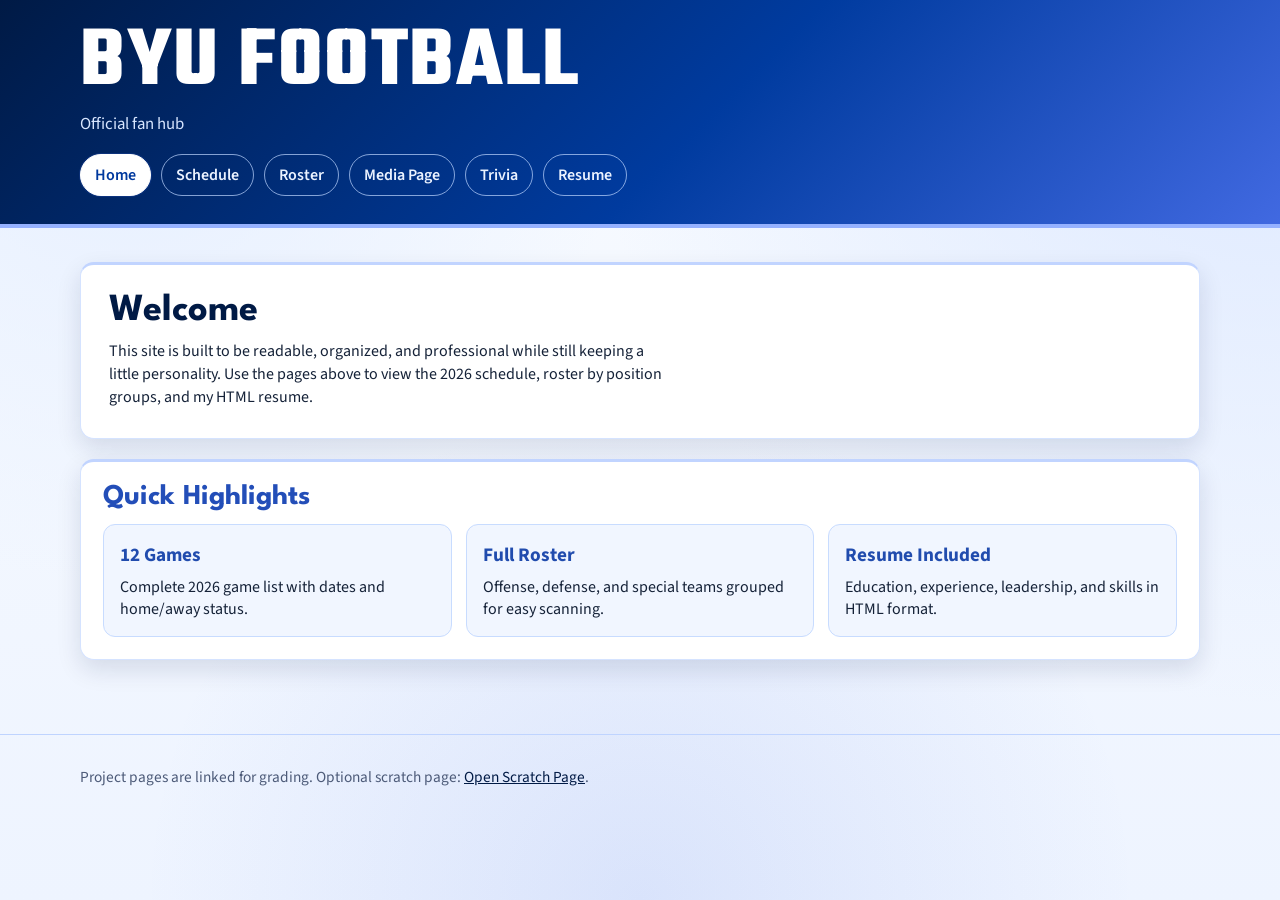
<file: index.html>
<!DOCTYPE html>
<html lang="en">
<head>
  <meta charset="UTF-8">
  <meta name="viewport" content="width=device-width, initial-scale=1.0">
  <title>BYU Football | Home</title>
  <link rel="stylesheet" href="styles.css">
</head>
<body class="site-body">
  <header class="site-header">
    <div class="page-wrap">
      <h1 class="brand brand-pop">BYU Football</h1>
      <p class="tagline">Official fan hub</p>
      <nav class="top-nav" aria-label="Main navigation">
        <a href="index.html" class="active">Home</a>
        <a href="schedule.html">Schedule</a>
        <a href="roster.html">Roster</a>
        <a href="scratch.html">Media Page</a>
        <a href="app.html">Trivia</a>
        <a href="resume.html">Resume</a>
      </nav>
    </div>
  </header>

  <main>
    <div class="page-wrap">
      <section class="panel hero">
        <h2>Welcome</h2>
        <p>
          This site is built to be readable, organized, and professional while still keeping a little personality.
          Use the pages above to view the 2026 schedule, roster by position groups, and my HTML resume.
        </p>
      </section>

      <section class="panel">
        <h2 class="section-title">Quick Highlights</h2>
        <div class="grid-3">
          <article class="quick-card">
            <h3>12 Games</h3>
            <p>Complete 2026 game list with dates and home/away status.</p>
          </article>
          <article class="quick-card">
            <h3>Full Roster</h3>
            <p>Offense, defense, and special teams grouped for easy scanning.</p>
          </article>
          <article class="quick-card">
            <h3>Resume Included</h3>
            <p>Education, experience, leadership, and skills in HTML format.</p>
          </article>
        </div>
      </section>
    </div>
  </main>

  <footer class="site-footer">
    <div class="page-wrap">
      <p>Project pages are linked for grading. Optional scratch page: <a href="scratch.html">Open Scratch Page</a>.</p>
    </div>
  </footer>
</body>
</html>
</file>
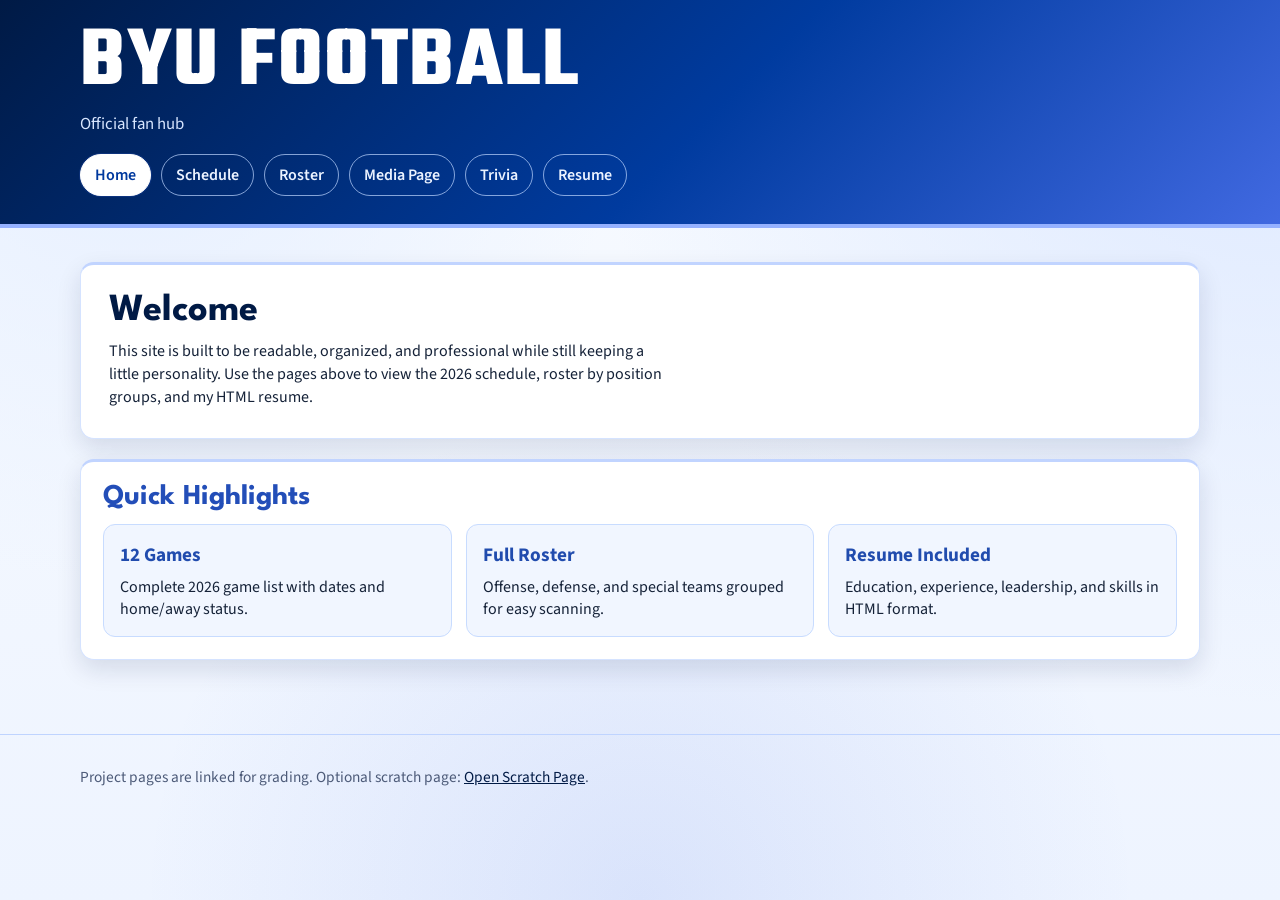
<file: Final Project/index.html>
<!DOCTYPE html>
<html lang="en">
<head>
  <meta charset="UTF-8">
  <meta name="viewport" content="width=device-width, initial-scale=1.0">
  <title>BYU Football | Home</title>
  <link rel="stylesheet" href="styles.css">
</head>
<body class="site-body">
  <header class="site-header">
    <div class="page-wrap">
      <h1 class="brand brand-pop">BYU Football</h1>
      <p class="tagline">Official fan hub</p>
      <nav class="top-nav" aria-label="Main navigation">
        <a href="index.html" class="active">Home</a>
        <a href="schedule.html">Schedule</a>
        <a href="roster.html">Roster</a>
        <a href="scratch.html">Media Page</a>
        <a href="app.html">Trivia</a>
        <a href="resume.html">Resume</a>
      </nav>
    </div>
  </header>

  <main>
    <div class="page-wrap">
      <section class="panel hero">
        <h2>Welcome</h2>
        <p>
          This site is built to be readable, organized, and professional while still keeping a little personality.
          Use the pages above to view the 2026 schedule, roster by position groups, and my HTML resume.
        </p>
      </section>

      <section class="panel">
        <h2 class="section-title">Quick Highlights</h2>
        <div class="grid-3">
          <article class="quick-card">
            <h3>12 Games</h3>
            <p>Complete 2026 game list with dates and home/away status.</p>
          </article>
          <article class="quick-card">
            <h3>Full Roster</h3>
            <p>Offense, defense, and special teams grouped for easy scanning.</p>
          </article>
          <article class="quick-card">
            <h3>Resume Included</h3>
            <p>Education, experience, leadership, and skills in HTML format.</p>
          </article>
        </div>
      </section>
    </div>
  </main>

  <footer class="site-footer">
    <div class="page-wrap">
      <p>Project pages are linked for grading. Optional scratch page: <a href="scratch.html">Open Scratch Page</a>.</p>
    </div>
  </footer>
</body>
</html>
</file>
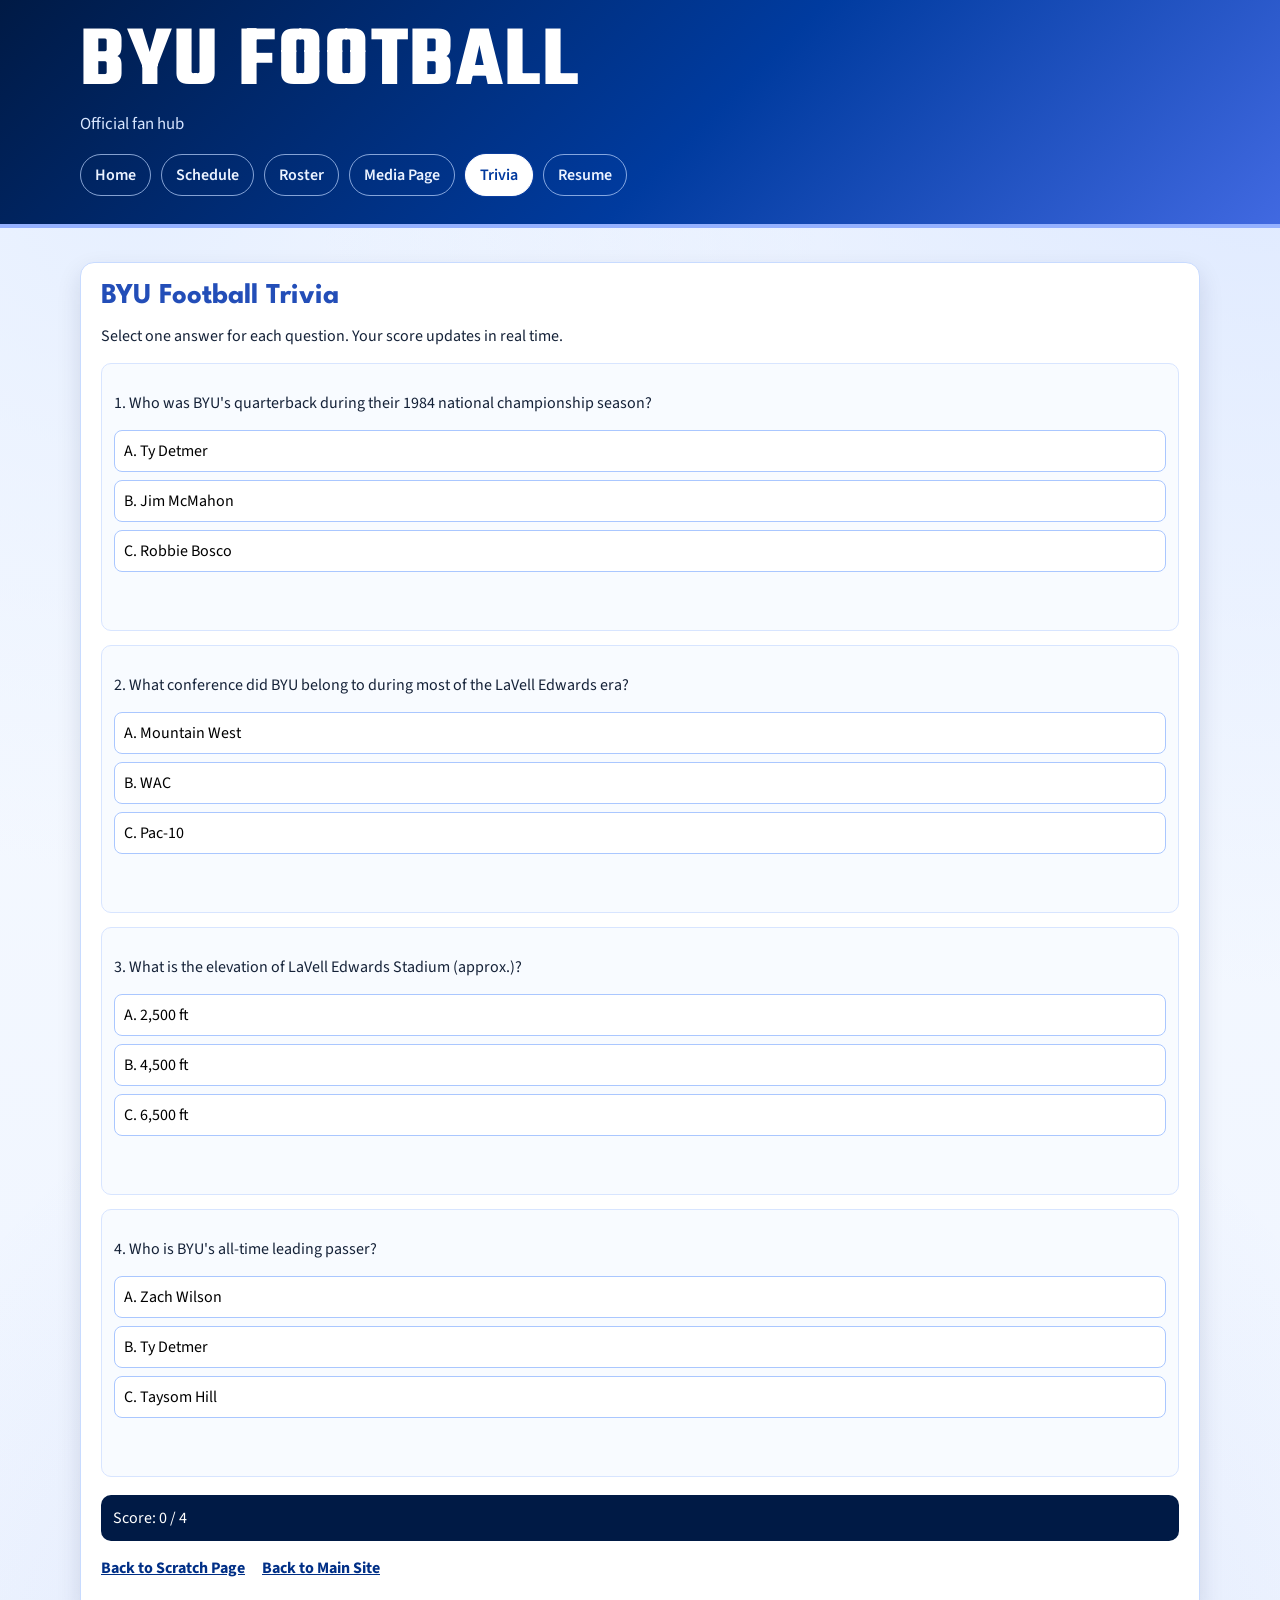
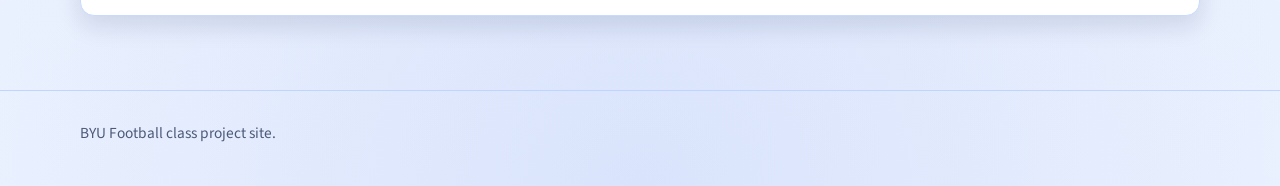
<file: app.html>
<!DOCTYPE html>
<html lang="en">
<head>
  <meta charset="UTF-8">
  <meta name="viewport" content="width=device-width, initial-scale=1.0">
  <title>BYU Football | Trivia App</title>
  <link rel="stylesheet" href="styles.css">
</head>
<body class="site-body">
  <header class="site-header">
    <div class="page-wrap">
      <h1 class="brand brand-pop">BYU Football</h1>
      <p class="tagline">Official fan hub</p>
      <nav class="top-nav" aria-label="Main navigation">
        <a href="index.html">Home</a>
        <a href="schedule.html">Schedule</a>
        <a href="roster.html">Roster</a>
        <a href="scratch.html">Media Page</a>
        <a href="app.html" class="active">Trivia</a>
        <a href="resume.html">Resume</a>
      </nav>
    </div>
  </header>

  <main>
    <div class="page-wrap">
      <section class="panel quiz-card">
        <h2 class="section-title">BYU Football Trivia</h2>
        <p>Select one answer for each question. Your score updates in real time.</p>

        <div class="question" data-answer="C">
          <p>1. Who was BYU's quarterback during their 1984 national championship season?</p>
          <div class="options">
            <button>A. Ty Detmer</button>
            <button>B. Jim McMahon</button>
            <button>C. Robbie Bosco</button>
          </div>
          <p class="feedback"></p>
        </div>

        <div class="question" data-answer="B">
          <p>2. What conference did BYU belong to during most of the LaVell Edwards era?</p>
          <div class="options">
            <button>A. Mountain West</button>
            <button>B. WAC</button>
            <button>C. Pac-10</button>
          </div>
          <p class="feedback"></p>
        </div>

        <div class="question" data-answer="B">
          <p>3. What is the elevation of LaVell Edwards Stadium (approx.)?</p>
          <div class="options">
            <button>A. 2,500 ft</button>
            <button>B. 4,500 ft</button>
            <button>C. 6,500 ft</button>
          </div>
          <p class="feedback"></p>
        </div>

        <div class="question" data-answer="B">
          <p>4. Who is BYU's all-time leading passer?</p>
          <div class="options">
            <button>A. Zach Wilson</button>
            <button>B. Ty Detmer</button>
            <button>C. Taysom Hill</button>
          </div>
          <p class="feedback"></p>
        </div>

        <div class="scoreboard">Score: <span id="score">0</span> / <span id="total">4</span></div>

        <p class="app-links">
          <a href="scratch.html">Back to Scratch Page</a>
          <a href="index.html">Back to Main Site</a>
        </p>
      </section>
    </div>
  </main>

  <footer class="site-footer">
    <div class="page-wrap">
      <p>BYU Football class project site.</p>
    </div>
  </footer>

  <script>
    const questions = document.querySelectorAll('.question');
    const scoreEl = document.getElementById('score');
    const totalEl = document.getElementById('total');
    totalEl.textContent = String(questions.length);

    function updateScore() {
      let score = 0;
      questions.forEach((question) => {
        if (question.dataset.correct === 'true') {
          score += 1;
        }
      });
      scoreEl.textContent = String(score);
    }

    questions.forEach((question) => {
      const correctLetter = question.dataset.answer;
      const buttons = question.querySelectorAll('button');
      const feedback = question.querySelector('.feedback');

      buttons.forEach((button) => {
        button.addEventListener('click', () => {
          const selectedLetter = button.textContent.trim().charAt(0);
          const isCorrect = selectedLetter === correctLetter;

          buttons.forEach((btn) => {
            btn.disabled = true;
            btn.style.opacity = '0.72';
          });

          button.style.opacity = '1';
          button.style.borderColor = isCorrect ? '#168548' : '#b42318';
          button.style.background = isCorrect ? '#e9f9ef' : '#ffeceb';

          question.dataset.correct = isCorrect ? 'true' : 'false';
          feedback.textContent = isCorrect ? 'Correct!' : 'Not quite. Keep going!';
          feedback.style.color = isCorrect ? '#146c3d' : '#9e1c14';

          updateScore();
        });
      });
    });
  </script>
</body>
</html>
</file>
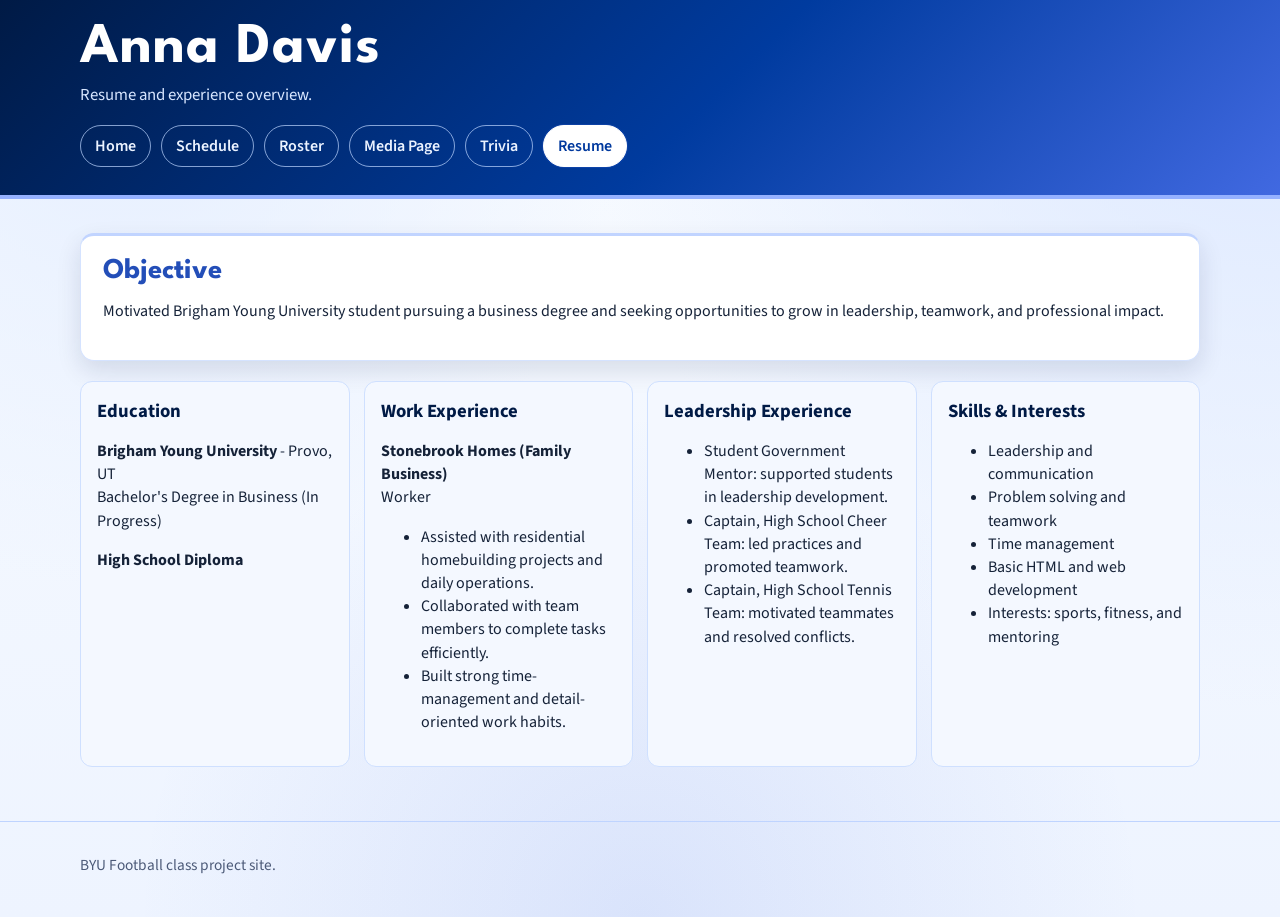
<file: resume.html>
<!DOCTYPE html>
<html lang="en">
<head>
  <meta charset="UTF-8">
  <meta name="viewport" content="width=device-width, initial-scale=1.0">
  <title>Anna Davis | Resume</title>
  <link rel="stylesheet" href="styles.css">
</head>
<body class="site-body">
  <header class="site-header">
    <div class="page-wrap">
      <h1 class="brand">Anna Davis</h1>
      <p class="tagline">Resume and experience overview.</p>
      <nav class="top-nav" aria-label="Main navigation">
        <a href="index.html">Home</a>
        <a href="schedule.html">Schedule</a>
        <a href="roster.html">Roster</a>
        <a href="scratch.html">Media Page</a>
        <a href="app.html">Trivia</a>
        <a href="resume.html" class="active">Resume</a>
      </nav>
    </div>
  </header>

  <main>
    <div class="page-wrap">
      <section class="panel">
        <h2 class="section-title">Objective</h2>
        <p>
          Motivated Brigham Young University student pursuing a business degree and seeking opportunities to grow in
          leadership, teamwork, and professional impact.
        </p>
      </section>

      <section class="resume-grid">
        <article class="resume-block">
          <h3>Education</h3>
          <p><strong>Brigham Young University</strong> - Provo, UT<br>Bachelor's Degree in Business (In Progress)</p>
          <p><strong>High School Diploma</strong></p>
        </article>

        <article class="resume-block">
          <h3>Work Experience</h3>
          <p><strong>Stonebrook Homes (Family Business)</strong><br>Worker</p>
          <ul>
            <li>Assisted with residential homebuilding projects and daily operations.</li>
            <li>Collaborated with team members to complete tasks efficiently.</li>
            <li>Built strong time-management and detail-oriented work habits.</li>
          </ul>
        </article>

        <article class="resume-block">
          <h3>Leadership Experience</h3>
          <ul>
            <li>Student Government Mentor: supported students in leadership development.</li>
            <li>Captain, High School Cheer Team: led practices and promoted teamwork.</li>
            <li>Captain, High School Tennis Team: motivated teammates and resolved conflicts.</li>
          </ul>
        </article>

        <article class="resume-block">
          <h3>Skills & Interests</h3>
          <ul>
            <li>Leadership and communication</li>
            <li>Problem solving and teamwork</li>
            <li>Time management</li>
            <li>Basic HTML and web development</li>
            <li>Interests: sports, fitness, and mentoring</li>
          </ul>
        </article>
      </section>
    </div>
  </main>

  <footer class="site-footer">
    <div class="page-wrap">
      <p>BYU Football class project site.</p>
    </div>
  </footer>
</body>
</html>
</file>
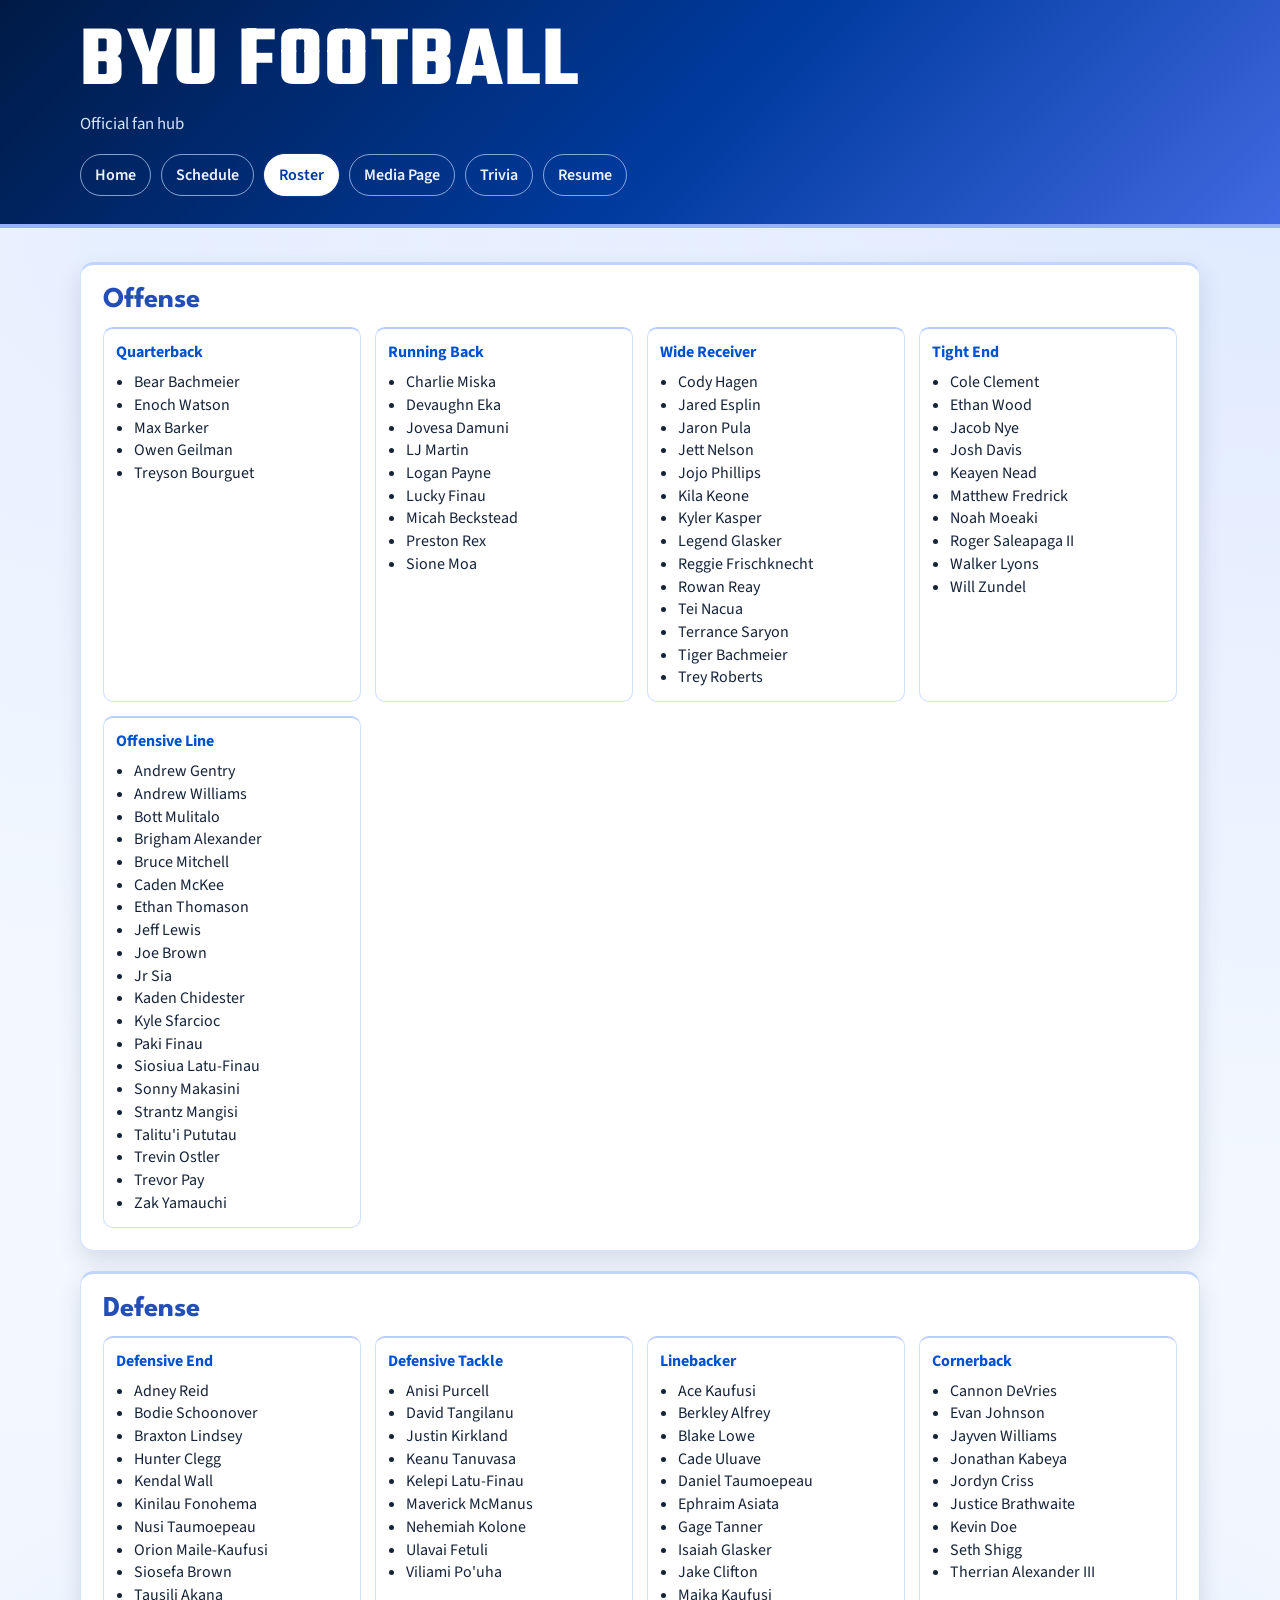
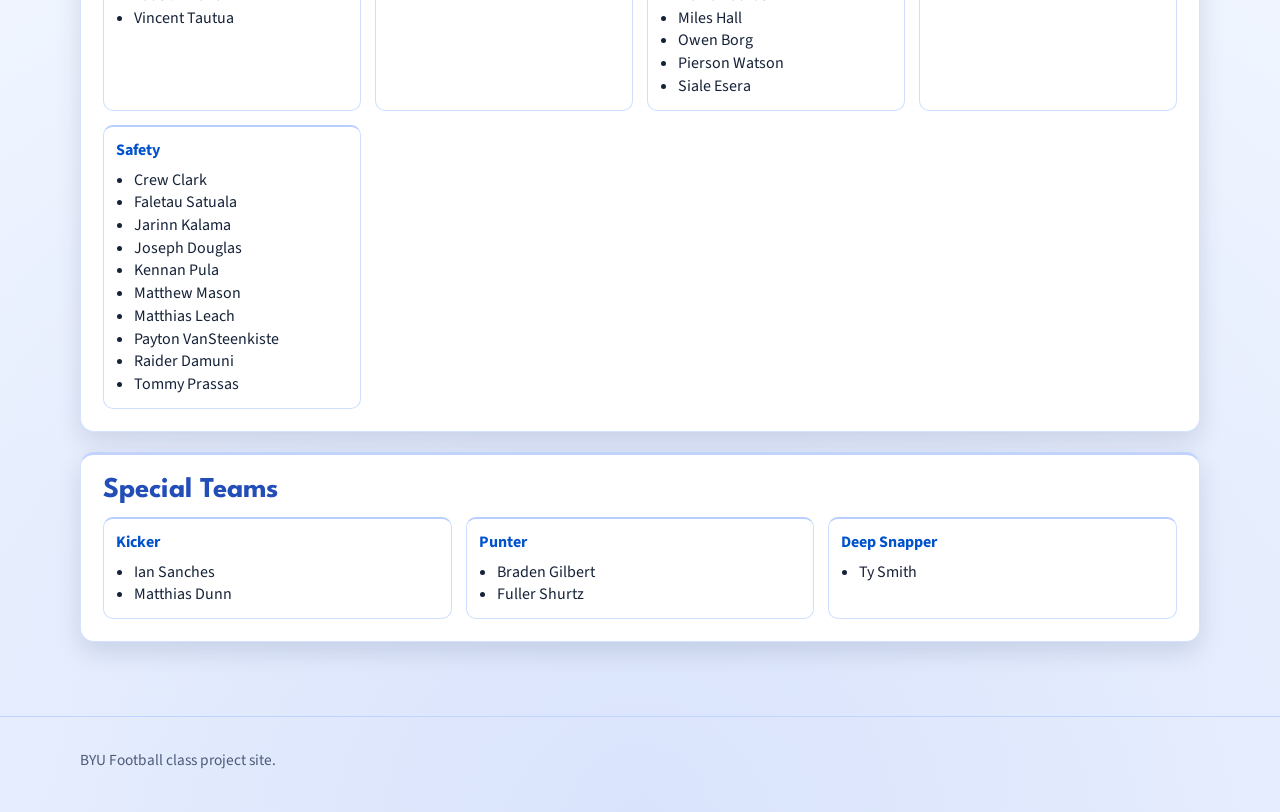
<file: roster.html>
<!DOCTYPE html>
<html lang="en">
<head>
  <meta charset="UTF-8">
  <meta name="viewport" content="width=device-width, initial-scale=1.0">
  <title>BYU Football | Roster</title>
  <link rel="stylesheet" href="styles.css">
</head>
<body class="site-body">
  <header class="site-header">
    <div class="page-wrap">
      <h1 class="brand brand-pop">BYU Football</h1>
      <p class="tagline">Official fan hub</p>
      <nav class="top-nav" aria-label="Main navigation">
        <a href="index.html">Home</a>
        <a href="schedule.html">Schedule</a>
        <a href="roster.html" class="active">Roster</a>
        <a href="scratch.html">Media Page</a>
        <a href="app.html">Trivia</a>
        <a href="resume.html">Resume</a>
      </nav>
    </div>
  </header>

  <main>
    <div class="page-wrap">
      <section class="panel">
        <h2 class="section-title">Offense</h2>
        <div class="position-grid">
          <article class="position-card"><h4>Quarterback</h4><ul><li>Bear Bachmeier</li><li>Enoch Watson</li><li>Max Barker</li><li>Owen Geilman</li><li>Treyson Bourguet</li></ul></article>
          <article class="position-card"><h4>Running Back</h4><ul><li>Charlie Miska</li><li>Devaughn Eka</li><li>Jovesa Damuni</li><li>LJ Martin</li><li>Logan Payne</li><li>Lucky Finau</li><li>Micah Beckstead</li><li>Preston Rex</li><li>Sione Moa</li></ul></article>
          <article class="position-card"><h4>Wide Receiver</h4><ul><li>Cody Hagen</li><li>Jared Esplin</li><li>Jaron Pula</li><li>Jett Nelson</li><li>Jojo Phillips</li><li>Kila Keone</li><li>Kyler Kasper</li><li>Legend Glasker</li><li>Reggie Frischknecht</li><li>Rowan Reay</li><li>Tei Nacua</li><li>Terrance Saryon</li><li>Tiger Bachmeier</li><li>Trey Roberts</li></ul></article>
          <article class="position-card"><h4>Tight End</h4><ul><li>Cole Clement</li><li>Ethan Wood</li><li>Jacob Nye</li><li>Josh Davis</li><li>Keayen Nead</li><li>Matthew Fredrick</li><li>Noah Moeaki</li><li>Roger Saleapaga II</li><li>Walker Lyons</li><li>Will Zundel</li></ul></article>
          <article class="position-card"><h4>Offensive Line</h4><ul><li>Andrew Gentry</li><li>Andrew Williams</li><li>Bott Mulitalo</li><li>Brigham Alexander</li><li>Bruce Mitchell</li><li>Caden McKee</li><li>Ethan Thomason</li><li>Jeff Lewis</li><li>Joe Brown</li><li>Jr Sia</li><li>Kaden Chidester</li><li>Kyle Sfarcioc</li><li>Paki Finau</li><li>Siosiua Latu-Finau</li><li>Sonny Makasini</li><li>Strantz Mangisi</li><li>Talitu'i Pututau</li><li>Trevin Ostler</li><li>Trevor Pay</li><li>Zak Yamauchi</li></ul></article>
        </div>
      </section>

      <section class="panel">
        <h2 class="section-title">Defense</h2>
        <div class="position-grid">
          <article class="position-card"><h4>Defensive End</h4><ul><li>Adney Reid</li><li>Bodie Schoonover</li><li>Braxton Lindsey</li><li>Hunter Clegg</li><li>Kendal Wall</li><li>Kinilau Fonohema</li><li>Nusi Taumoepeau</li><li>Orion Maile-Kaufusi</li><li>Siosefa Brown</li><li>Tausili Akana</li><li>Vincent Tautua</li></ul></article>
          <article class="position-card"><h4>Defensive Tackle</h4><ul><li>Anisi Purcell</li><li>David Tangilanu</li><li>Justin Kirkland</li><li>Keanu Tanuvasa</li><li>Kelepi Latu-Finau</li><li>Maverick McManus</li><li>Nehemiah Kolone</li><li>Ulavai Fetuli</li><li>Viliami Po'uha</li></ul></article>
          <article class="position-card"><h4>Linebacker</h4><ul><li>Ace Kaufusi</li><li>Berkley Alfrey</li><li>Blake Lowe</li><li>Cade Uluave</li><li>Daniel Taumoepeau</li><li>Ephraim Asiata</li><li>Gage Tanner</li><li>Isaiah Glasker</li><li>Jake Clifton</li><li>Maika Kaufusi</li><li>Miles Hall</li><li>Owen Borg</li><li>Pierson Watson</li><li>Siale Esera</li></ul></article>
          <article class="position-card"><h4>Cornerback</h4><ul><li>Cannon DeVries</li><li>Evan Johnson</li><li>Jayven Williams</li><li>Jonathan Kabeya</li><li>Jordyn Criss</li><li>Justice Brathwaite</li><li>Kevin Doe</li><li>Seth Shigg</li><li>Therrian Alexander III</li></ul></article>
          <article class="position-card"><h4>Safety</h4><ul><li>Crew Clark</li><li>Faletau Satuala</li><li>Jarinn Kalama</li><li>Joseph Douglas</li><li>Kennan Pula</li><li>Matthew Mason</li><li>Matthias Leach</li><li>Payton VanSteenkiste</li><li>Raider Damuni</li><li>Tommy Prassas</li></ul></article>
        </div>
      </section>

      <section class="panel">
        <h2 class="section-title">Special Teams</h2>
        <div class="position-grid">
          <article class="position-card"><h4>Kicker</h4><ul><li>Ian Sanches</li><li>Matthias Dunn</li></ul></article>
          <article class="position-card"><h4>Punter</h4><ul><li>Braden Gilbert</li><li>Fuller Shurtz</li></ul></article>
          <article class="position-card"><h4>Deep Snapper</h4><ul><li>Ty Smith</li></ul></article>
        </div>
      </section>
    </div>
  </main>

  <footer class="site-footer">
    <div class="page-wrap">
      <p>BYU Football class project site.</p>
    </div>
  </footer>
</body>
</html>
</file>
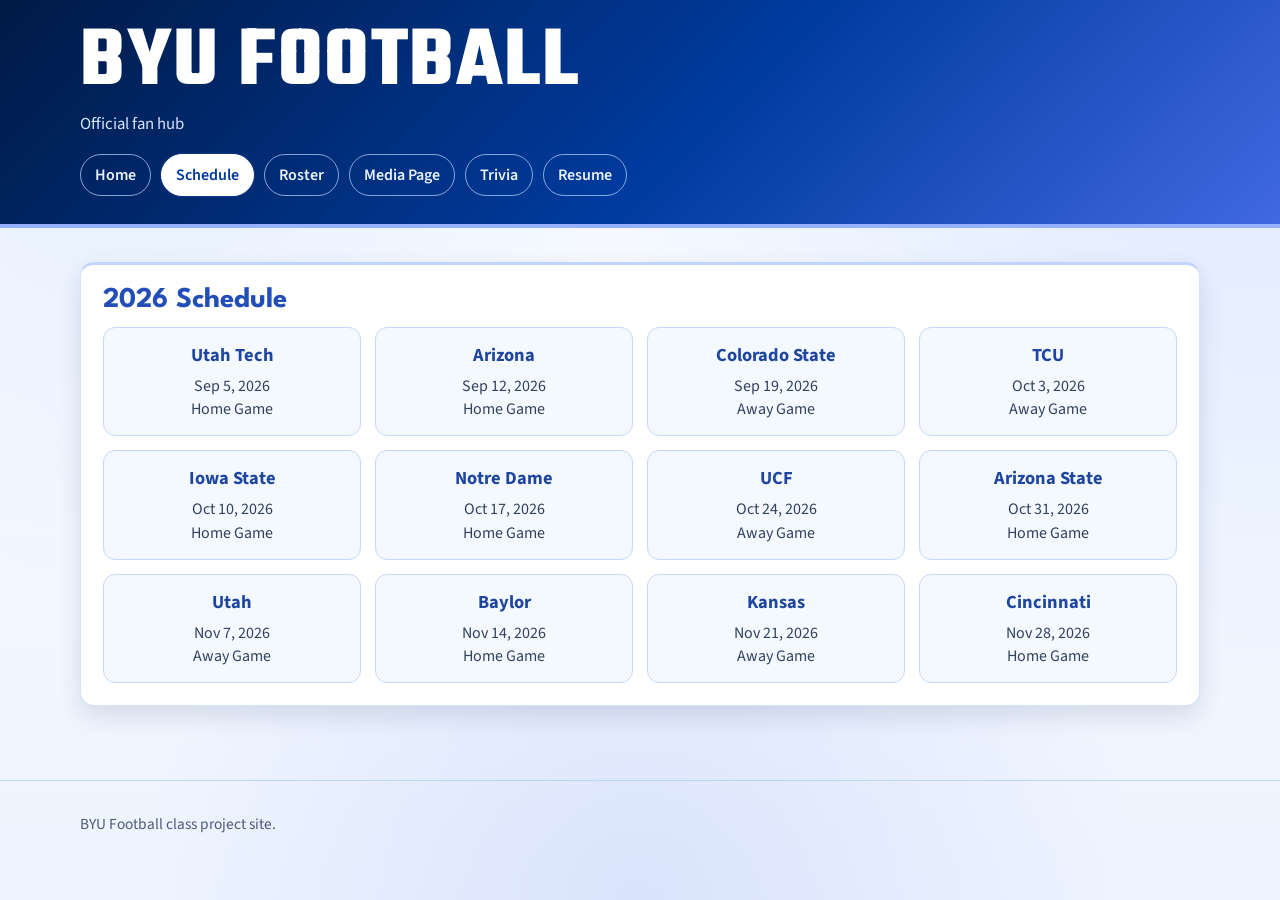
<file: schedule.html>
<!DOCTYPE html>
<html lang="en">
<head>
  <meta charset="UTF-8">
  <meta name="viewport" content="width=device-width, initial-scale=1.0">
  <title>BYU Football | Schedule</title>
  <link rel="stylesheet" href="styles.css">
</head>
<body class="site-body">
  <header class="site-header">
    <div class="page-wrap">
      <h1 class="brand brand-pop">BYU Football</h1>
      <p class="tagline">Official fan hub</p>
      <nav class="top-nav" aria-label="Main navigation">
        <a href="index.html">Home</a>
        <a href="schedule.html" class="active">Schedule</a>
        <a href="roster.html">Roster</a>
        <a href="scratch.html">Media Page</a>
        <a href="app.html">Trivia</a>
        <a href="resume.html">Resume</a>
      </nav>
    </div>
  </header>

  <main>
    <div class="page-wrap">
      <section class="panel">
        <h2 class="section-title">2026 Schedule</h2>
        <div class="schedule-grid">
          <article class="game-card">
            <h3>Utah Tech</h3>
            <p class="meta">Sep 5, 2026<br>Home Game</p>
          </article>
          <article class="game-card">
            <h3>Arizona</h3>
            <p class="meta">Sep 12, 2026<br>Home Game</p>
          </article>
          <article class="game-card">
            <h3>Colorado State</h3>
            <p class="meta">Sep 19, 2026<br>Away Game</p>
          </article>
          <article class="game-card">
            <h3>TCU</h3>
            <p class="meta">Oct 3, 2026<br>Away Game</p>
          </article>
          <article class="game-card">
            <h3>Iowa State</h3>
            <p class="meta">Oct 10, 2026<br>Home Game</p>
          </article>
          <article class="game-card">
            <h3>Notre Dame</h3>
            <p class="meta">Oct 17, 2026<br>Home Game</p>
          </article>
          <article class="game-card">
            <h3>UCF</h3>
            <p class="meta">Oct 24, 2026<br>Away Game</p>
          </article>
          <article class="game-card">
            <h3>Arizona State</h3>
            <p class="meta">Oct 31, 2026<br>Home Game</p>
          </article>
          <article class="game-card">
            <h3>Utah</h3>
            <p class="meta">Nov 7, 2026<br>Away Game</p>
          </article>
          <article class="game-card">
            <h3>Baylor</h3>
            <p class="meta">Nov 14, 2026<br>Home Game</p>
          </article>
          <article class="game-card">
            <h3>Kansas</h3>
            <p class="meta">Nov 21, 2026<br>Away Game</p>
          </article>
          <article class="game-card">
            <h3>Cincinnati</h3>
            <p class="meta">Nov 28, 2026<br>Home Game</p>
          </article>
        </div>
      </section>
    </div>
  </main>

  <footer class="site-footer">
    <div class="page-wrap">
      <p>BYU Football class project site.</p>
    </div>
  </footer>
</body>
</html>
</file>
<file: styles.css>
@import url('https://fonts.googleapis.com/css2?family=League+Spartan:wght@500;700;800&family=Source+Sans+3:wght@400;600;700&family=Teko:wght@600;700&display=swap');

:root {
  --byu-navy: #001a45;
  --byu-blue: #0052cc;
  --royal-blue: #4169e1;
  --byu-sky: #dce8ff;
  --ink: #152238;
  --paper: #f5f8ff;
  --white: #ffffff;
  --radius: 14px;
  --shadow: 0 10px 24px rgba(0, 26, 69, 0.12);
}

* {
  box-sizing: border-box;
}

body {
  margin: 0;
  font-family: 'Source Sans 3', Arial, sans-serif;
  color: var(--ink);
}

.site-body {
  background:
    radial-gradient(circle at top right, #dbe7ff, transparent 45%),
    radial-gradient(circle at 10% 10%, #e6efff, transparent 35%),
    radial-gradient(circle at 50% 100%, rgba(65, 105, 225, 0.12), transparent 45%),
    linear-gradient(180deg, #f8fbff, #eef4ff);
  min-height: 100vh;
}

.page-wrap {
  width: min(1120px, 92vw);
  margin: 0 auto;
}

.site-header {
  background: linear-gradient(135deg, #001a45, #003b9f 55%, #4169e1 100%);
  color: var(--white);
  padding: 22px 0 28px;
  border-bottom: 4px solid #95b1ff;
}

.brand {
  margin: 0;
  font-family: 'League Spartan', Arial, sans-serif;
  font-size: clamp(2rem, 5vw, 3.6rem);
  letter-spacing: 1px;
}

.brand-pop {
  font-family: 'Teko', 'League Spartan', Arial, sans-serif;
  font-size: clamp(2.8rem, 8vw, 5.4rem);
  letter-spacing: 1.5px;
  line-height: 0.95;
  text-transform: uppercase;
}

.tagline {
  margin: 8px 0 0;
  color: #d7e6ff;
  font-size: 1.05rem;
}

.top-nav {
  margin-top: 18px;
  display: flex;
  flex-wrap: wrap;
  gap: 10px;
}

.top-nav a {
  text-decoration: none;
  color: #eaf2ff;
  border: 1px solid rgba(190, 214, 255, 0.7);
  padding: 9px 14px;
  border-radius: 999px;
  font-weight: 600;
  transition: transform 0.2s ease, background-color 0.2s ease;
}

.top-nav a:hover,
.top-nav a:focus-visible {
  background: rgba(255, 255, 255, 0.14);
  transform: translateY(-1px);
}

.top-nav a.active {
  background: var(--white);
  color: #00399e;
  border-color: var(--white);
  box-shadow: 0 0 0 1px rgba(65, 105, 225, 0.2);
}

main {
  padding: 34px 0 54px;
}

.panel {
  background: var(--white);
  border-radius: var(--radius);
  box-shadow: var(--shadow);
  border: 1px solid #d5e3ff;
  border-top: 3px solid #c1d4ff;
  padding: 22px;
  margin-bottom: 20px;
}

.hero {
  padding: 28px;
}

.hero h2 {
  margin: 0 0 12px;
  font-family: 'League Spartan', Arial, sans-serif;
  font-size: clamp(1.6rem, 3.4vw, 2.4rem);
  color: var(--byu-navy);
}

.hero p {
  margin: 0;
  max-width: 70ch;
  line-height: 1.45;
}

.grid-3 {
  display: grid;
  grid-template-columns: repeat(auto-fit, minmax(220px, 1fr));
  gap: 14px;
}

.quick-card {
  background: #f1f6ff;
  border: 1px solid #c8dcff;
  border-radius: 12px;
  padding: 16px;
}

.quick-card h3 {
  margin: 0 0 7px;
  font-size: 1.2rem;
  color: #214cae;
}

.quick-card p {
  margin: 0;
}

.section-title {
  margin: 0 0 14px;
  font-family: 'League Spartan', Arial, sans-serif;
  color: #234eb8;
  font-size: 1.8rem;
}

.schedule-grid,
.position-grid,
.resume-grid {
  display: grid;
  gap: 14px;
}

.schedule-grid {
  grid-template-columns: repeat(auto-fit, minmax(215px, 1fr));
}

.game-card {
  background: #f4f8ff;
  border: 1px solid #c5d9ff;
  border-radius: 12px;
  padding: 14px;
  text-align: center;
}

.game-logo {
  width: 96px;
  height: 96px;
  object-fit: contain;
  display: block;
  margin: 0 auto 10px;
}

.game-card h3 {
  margin: 0 0 7px;
  color: #1e469f;
  font-size: 1.15rem;
}

.meta {
  margin: 0;
  line-height: 1.45;
  color: #33425f;
}

.unit {
  background: #f8fbff;
  border: 1px solid #d7e6ff;
  border-radius: 12px;
  padding: 16px;
}

.unit h3 {
  margin: 0 0 10px;
  color: var(--byu-navy);
  font-family: 'League Spartan', Arial, sans-serif;
}

.position-grid {
  grid-template-columns: repeat(auto-fit, minmax(235px, 1fr));
}

.position-card {
  background: var(--white);
  border: 1px solid #cfe0ff;
  border-top: 2px solid #b8ceff;
  border-radius: 10px;
  padding: 12px;
}

.position-card h4 {
  margin: 0 0 8px;
  color: var(--byu-blue);
}

.position-card ul {
  margin: 0;
  padding-left: 18px;
  line-height: 1.42;
}

.resume-grid {
  grid-template-columns: repeat(auto-fit, minmax(250px, 1fr));
}

.resume-block {
  background: #f4f8ff;
  border: 1px solid #cfe0ff;
  border-radius: 12px;
  padding: 16px;
}

.resume-block h3 {
  margin: 0 0 9px;
  color: var(--byu-navy);
}

.resume-block p,
.resume-block li {
  line-height: 1.45;
}

.site-footer {
  border-top: 1px solid #bfd4ff;
  padding: 16px 0 26px;
  color: #4c5a78;
  font-size: 0.96rem;
}

.site-footer a {
  color: var(--byu-navy);
}

/* Scratch page styles (from-scratch requirements) */
.scratch-panel {
  background: #f2f7ff;
  text-align: center;
  border: 1px solid #c6d9ff;
}

.scratch-panel h2,
.scratch-subtitle {
  font-family: 'League Spartan', Arial, sans-serif;
  color: #002f86;
}

.scratch-panel iframe,
.scratch-panel img {
  max-width: 100%;
  border-radius: 10px;
  border: 2px solid #c6d9ff;
}

.media-list-wrap {
  width: min(620px, 96%);
  margin: 0 auto 18px;
  padding: 14px 16px;
  border-radius: 10px;
  border: 1px solid #c6d9ff;
  background: #ffffff;
  text-align: left;
}

.media-ol,
.media-ul {
  margin: 0;
  padding-left: 0;
  list-style-position: inside;
}

.media-ol {
  list-style: none;
}

.media-ol > li {
  font-weight: 700;
  color: #1f4498;
}

.media-ul {
  margin-top: 7px;
}

.media-ul li {
  font-weight: 600;
  color: #1d2f54;
  line-height: 1.35;
  margin: 3px 0;
}

.box1,
.box2,
.box3 {
  border-radius: 10px;
  margin: 12px auto;
  padding: 14px;
  width: min(760px, 94%);
  border: 1px solid #c6d9ff;
}

.box1 {
  background: #ffffff;
}

.box2 {
  background: #e8f0ff;
}

.box3 {
  background: #dce9ff;
}

.scratch-panel a {
  color: #003ca9;
  font-weight: 700;
}

#byuTableauViz {
  width: 1100px;
  max-width: 94vw;
}

.viz-center {
  width: 100%;
  display: flex;
  justify-content: center;
}

#byuTableauViz {
  margin: 0 auto !important;
}

/* App styles */
.quiz-card {
  background: #ffffff;
  border-radius: 14px;
  border: 1px solid #c8dbff;
  box-shadow: var(--shadow);
  padding: 20px;
}

.quiz-card h1 {
  margin-top: 0;
  font-family: 'League Spartan', Arial, sans-serif;
  color: #001a45;
}

.question {
  margin: 14px 0;
  padding: 12px;
  border-radius: 10px;
  border: 1px solid #d8e5ff;
  background: #f8fbff;
}

.options {
  display: grid;
  gap: 8px;
  margin-top: 8px;
}

.options button {
  font: inherit;
  border: 1px solid #aac7ff;
  border-radius: 8px;
  padding: 9px;
  text-align: left;
  background: #ffffff;
  cursor: pointer;
}

.options button:hover {
  background: #eef4ff;
}

.feedback {
  margin-top: 6px;
  font-weight: 700;
  min-height: 24px;
}

.scoreboard {
  margin: 18px 0 8px;
  padding: 12px;
  border-radius: 10px;
  background: #001a45;
  color: #ffffff;
}

.app-links a {
  color: #002f86;
  font-weight: 700;
  margin-right: 14px;
}

@media (max-width: 720px) {
  .top-nav {
    gap: 8px;
  }

  .top-nav a {
    padding: 8px 12px;
  }

  .panel,
  .hero,
  .quiz-card {
    padding: 16px;
  }
}
</file>
<file: Final Project/styles.css>
@import url('https://fonts.googleapis.com/css2?family=League+Spartan:wght@500;700;800&family=Source+Sans+3:wght@400;600;700&family=Teko:wght@600;700&display=swap');

:root {
  --byu-navy: #001a45;
  --byu-blue: #0052cc;
  --royal-blue: #4169e1;
  --byu-sky: #dce8ff;
  --ink: #152238;
  --paper: #f5f8ff;
  --white: #ffffff;
  --radius: 14px;
  --shadow: 0 10px 24px rgba(0, 26, 69, 0.12);
}

* {
  box-sizing: border-box;
}

body {
  margin: 0;
  font-family: 'Source Sans 3', Arial, sans-serif;
  color: var(--ink);
}

.site-body {
  background:
    radial-gradient(circle at top right, #dbe7ff, transparent 45%),
    radial-gradient(circle at 10% 10%, #e6efff, transparent 35%),
    radial-gradient(circle at 50% 100%, rgba(65, 105, 225, 0.12), transparent 45%),
    linear-gradient(180deg, #f8fbff, #eef4ff);
  min-height: 100vh;
}

.page-wrap {
  width: min(1120px, 92vw);
  margin: 0 auto;
}

.site-header {
  background: linear-gradient(135deg, #001a45, #003b9f 55%, #4169e1 100%);
  color: var(--white);
  padding: 22px 0 28px;
  border-bottom: 4px solid #95b1ff;
}

.brand {
  margin: 0;
  font-family: 'League Spartan', Arial, sans-serif;
  font-size: clamp(2rem, 5vw, 3.6rem);
  letter-spacing: 1px;
}

.brand-pop {
  font-family: 'Teko', 'League Spartan', Arial, sans-serif;
  font-size: clamp(2.8rem, 8vw, 5.4rem);
  letter-spacing: 1.5px;
  line-height: 0.95;
  text-transform: uppercase;
}

.tagline {
  margin: 8px 0 0;
  color: #d7e6ff;
  font-size: 1.05rem;
}

.top-nav {
  margin-top: 18px;
  display: flex;
  flex-wrap: wrap;
  gap: 10px;
}

.top-nav a {
  text-decoration: none;
  color: #eaf2ff;
  border: 1px solid rgba(190, 214, 255, 0.7);
  padding: 9px 14px;
  border-radius: 999px;
  font-weight: 600;
  transition: transform 0.2s ease, background-color 0.2s ease;
}

.top-nav a:hover,
.top-nav a:focus-visible {
  background: rgba(255, 255, 255, 0.14);
  transform: translateY(-1px);
}

.top-nav a.active {
  background: var(--white);
  color: #00399e;
  border-color: var(--white);
  box-shadow: 0 0 0 1px rgba(65, 105, 225, 0.2);
}

main {
  padding: 34px 0 54px;
}

.panel {
  background: var(--white);
  border-radius: var(--radius);
  box-shadow: var(--shadow);
  border: 1px solid #d5e3ff;
  border-top: 3px solid #c1d4ff;
  padding: 22px;
  margin-bottom: 20px;
}

.hero {
  padding: 28px;
}

.hero h2 {
  margin: 0 0 12px;
  font-family: 'League Spartan', Arial, sans-serif;
  font-size: clamp(1.6rem, 3.4vw, 2.4rem);
  color: var(--byu-navy);
}

.hero p {
  margin: 0;
  max-width: 70ch;
  line-height: 1.45;
}

.grid-3 {
  display: grid;
  grid-template-columns: repeat(auto-fit, minmax(220px, 1fr));
  gap: 14px;
}

.quick-card {
  background: #f1f6ff;
  border: 1px solid #c8dcff;
  border-radius: 12px;
  padding: 16px;
}

.quick-card h3 {
  margin: 0 0 7px;
  font-size: 1.2rem;
  color: #214cae;
}

.quick-card p {
  margin: 0;
}

.section-title {
  margin: 0 0 14px;
  font-family: 'League Spartan', Arial, sans-serif;
  color: #234eb8;
  font-size: 1.8rem;
}

.schedule-grid,
.position-grid,
.resume-grid {
  display: grid;
  gap: 14px;
}

.schedule-grid {
  grid-template-columns: repeat(auto-fit, minmax(215px, 1fr));
}

.game-card {
  background: #f4f8ff;
  border: 1px solid #c5d9ff;
  border-radius: 12px;
  padding: 14px;
  text-align: center;
}

.game-logo {
  width: 96px;
  height: 96px;
  object-fit: contain;
  display: block;
  margin: 0 auto 10px;
}

.game-card h3 {
  margin: 0 0 7px;
  color: #1e469f;
  font-size: 1.15rem;
}

.meta {
  margin: 0;
  line-height: 1.45;
  color: #33425f;
}

.unit {
  background: #f8fbff;
  border: 1px solid #d7e6ff;
  border-radius: 12px;
  padding: 16px;
}

.unit h3 {
  margin: 0 0 10px;
  color: var(--byu-navy);
  font-family: 'League Spartan', Arial, sans-serif;
}

.position-grid {
  grid-template-columns: repeat(auto-fit, minmax(235px, 1fr));
}

.position-card {
  background: var(--white);
  border: 1px solid #cfe0ff;
  border-top: 2px solid #b8ceff;
  border-radius: 10px;
  padding: 12px;
}

.position-card h4 {
  margin: 0 0 8px;
  color: var(--byu-blue);
}

.position-card ul {
  margin: 0;
  padding-left: 18px;
  line-height: 1.42;
}

.resume-grid {
  grid-template-columns: repeat(auto-fit, minmax(250px, 1fr));
}

.resume-block {
  background: #f4f8ff;
  border: 1px solid #cfe0ff;
  border-radius: 12px;
  padding: 16px;
}

.resume-block h3 {
  margin: 0 0 9px;
  color: var(--byu-navy);
}

.resume-block p,
.resume-block li {
  line-height: 1.45;
}

.site-footer {
  border-top: 1px solid #bfd4ff;
  padding: 16px 0 26px;
  color: #4c5a78;
  font-size: 0.96rem;
}

.site-footer a {
  color: var(--byu-navy);
}

/* Scratch page styles (from-scratch requirements) */
.scratch-panel {
  background: #f2f7ff;
  text-align: center;
  border: 1px solid #c6d9ff;
}

.scratch-panel h2,
.scratch-subtitle {
  font-family: 'League Spartan', Arial, sans-serif;
  color: #002f86;
}

.scratch-panel iframe,
.scratch-panel img {
  max-width: 100%;
  border-radius: 10px;
  border: 2px solid #c6d9ff;
}

.media-list-wrap {
  width: min(620px, 96%);
  margin: 0 auto 18px;
  padding: 14px 16px;
  border-radius: 10px;
  border: 1px solid #c6d9ff;
  background: #ffffff;
  text-align: left;
}

.media-ol,
.media-ul {
  margin: 0;
  padding-left: 0;
  list-style-position: inside;
}

.media-ol {
  list-style: none;
}

.media-ol > li {
  font-weight: 700;
  color: #1f4498;
}

.media-ul {
  margin-top: 7px;
}

.media-ul li {
  font-weight: 600;
  color: #1d2f54;
  line-height: 1.35;
  margin: 3px 0;
}

.box1,
.box2,
.box3 {
  border-radius: 10px;
  margin: 12px auto;
  padding: 14px;
  width: min(760px, 94%);
  border: 1px solid #c6d9ff;
}

.box1 {
  background: #ffffff;
}

.box2 {
  background: #e8f0ff;
}

.box3 {
  background: #dce9ff;
}

.scratch-panel a {
  color: #003ca9;
  font-weight: 700;
}

#byuTableauViz {
  width: 1100px;
  max-width: 94vw;
}

.viz-center {
  width: 100%;
  display: flex;
  justify-content: center;
}

#byuTableauViz {
  margin: 0 auto !important;
}

/* App styles */
.quiz-card {
  background: #ffffff;
  border-radius: 14px;
  border: 1px solid #c8dbff;
  box-shadow: var(--shadow);
  padding: 20px;
}

.quiz-card h1 {
  margin-top: 0;
  font-family: 'League Spartan', Arial, sans-serif;
  color: #001a45;
}

.question {
  margin: 14px 0;
  padding: 12px;
  border-radius: 10px;
  border: 1px solid #d8e5ff;
  background: #f8fbff;
}

.options {
  display: grid;
  gap: 8px;
  margin-top: 8px;
}

.options button {
  font: inherit;
  border: 1px solid #aac7ff;
  border-radius: 8px;
  padding: 9px;
  text-align: left;
  background: #ffffff;
  cursor: pointer;
}

.options button:hover {
  background: #eef4ff;
}

.feedback {
  margin-top: 6px;
  font-weight: 700;
  min-height: 24px;
}

.scoreboard {
  margin: 18px 0 8px;
  padding: 12px;
  border-radius: 10px;
  background: #001a45;
  color: #ffffff;
}

.app-links a {
  color: #002f86;
  font-weight: 700;
  margin-right: 14px;
}

@media (max-width: 720px) {
  .top-nav {
    gap: 8px;
  }

  .top-nav a {
    padding: 8px 12px;
  }

  .panel,
  .hero,
  .quiz-card {
    padding: 16px;
  }
}
</file>
